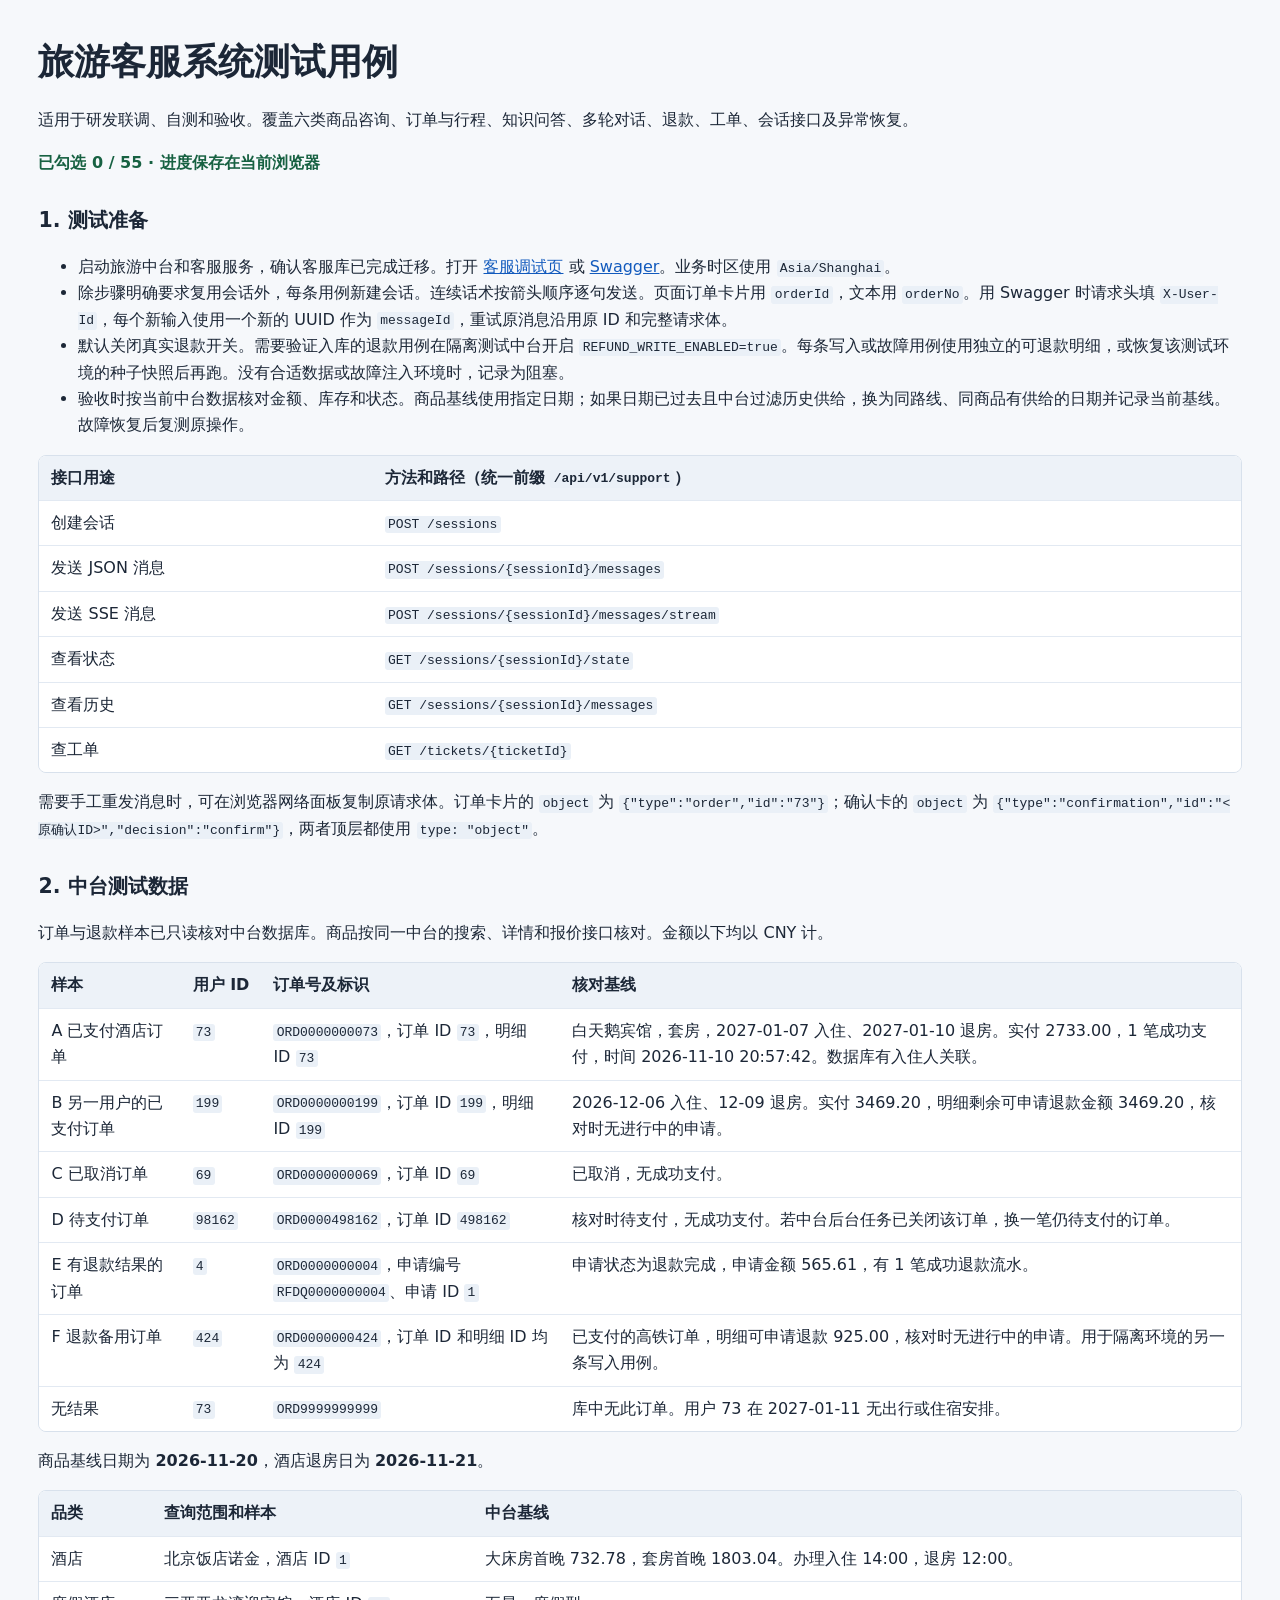
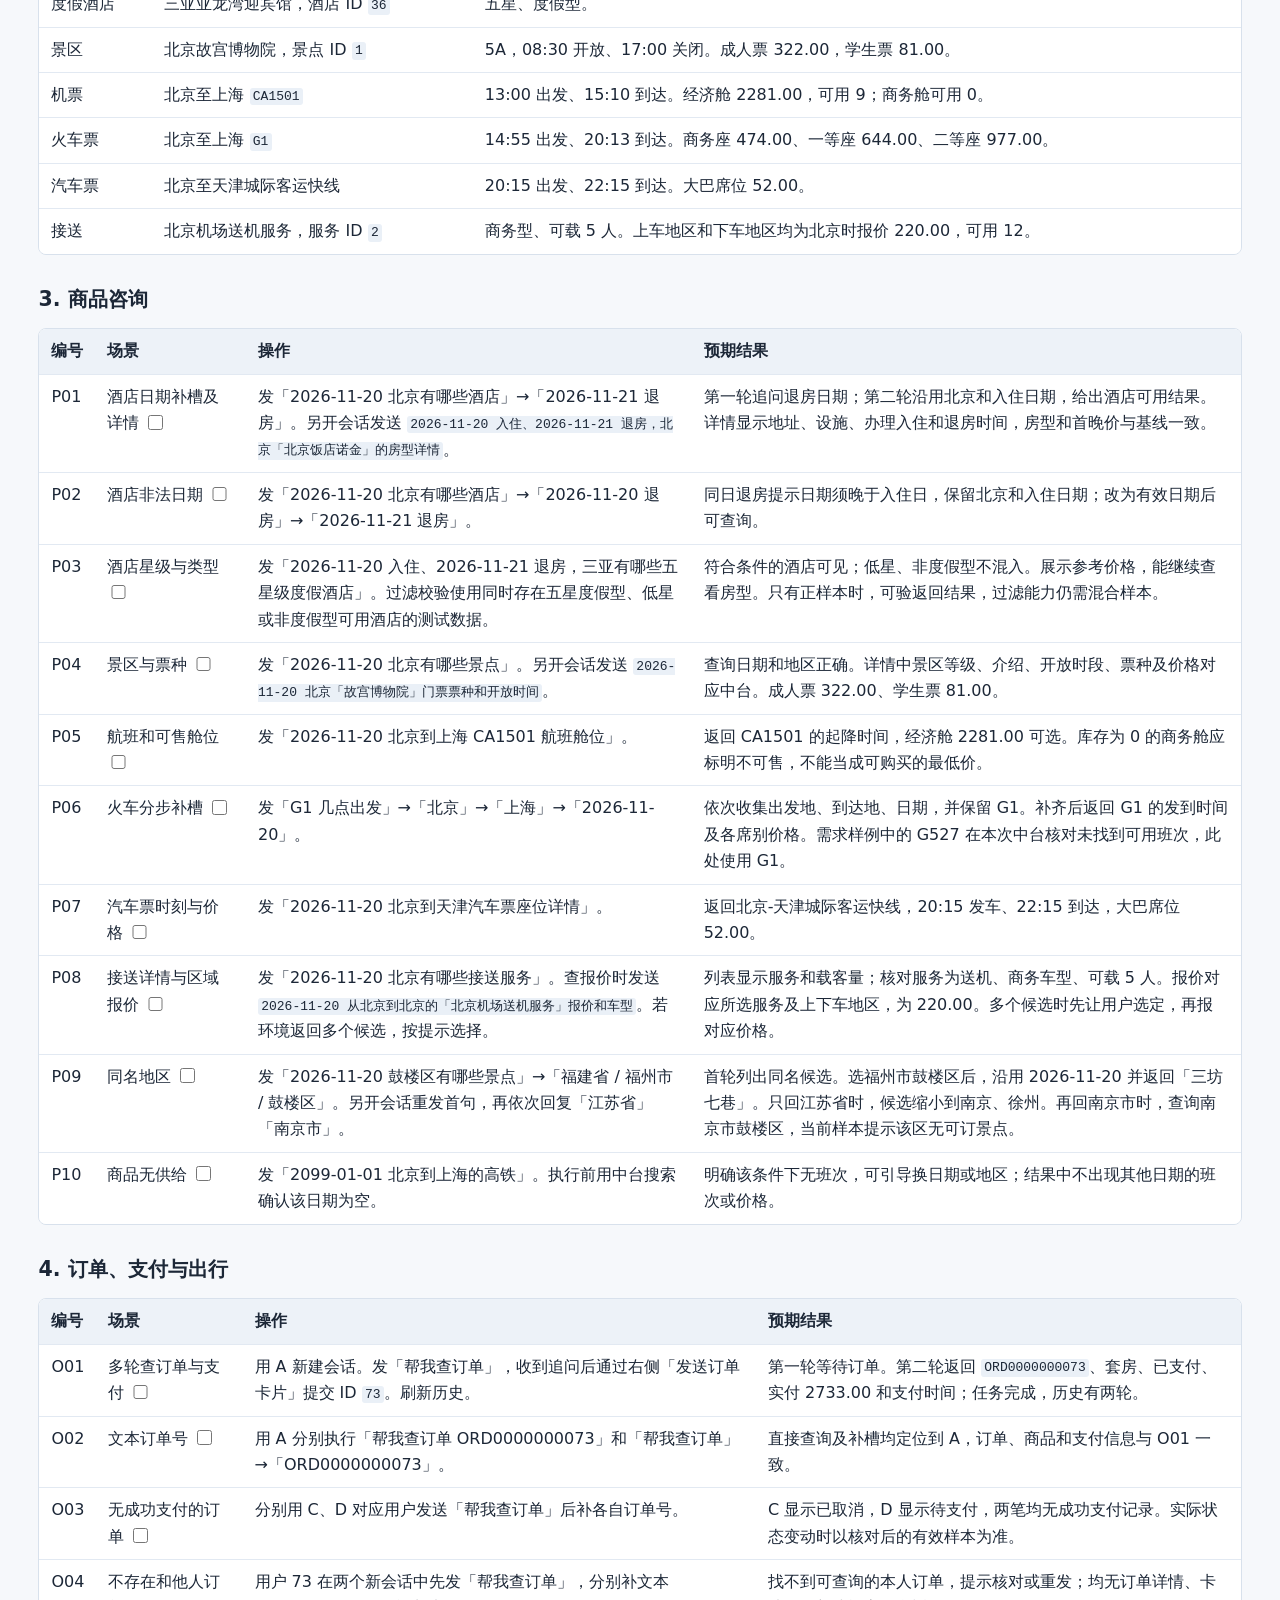
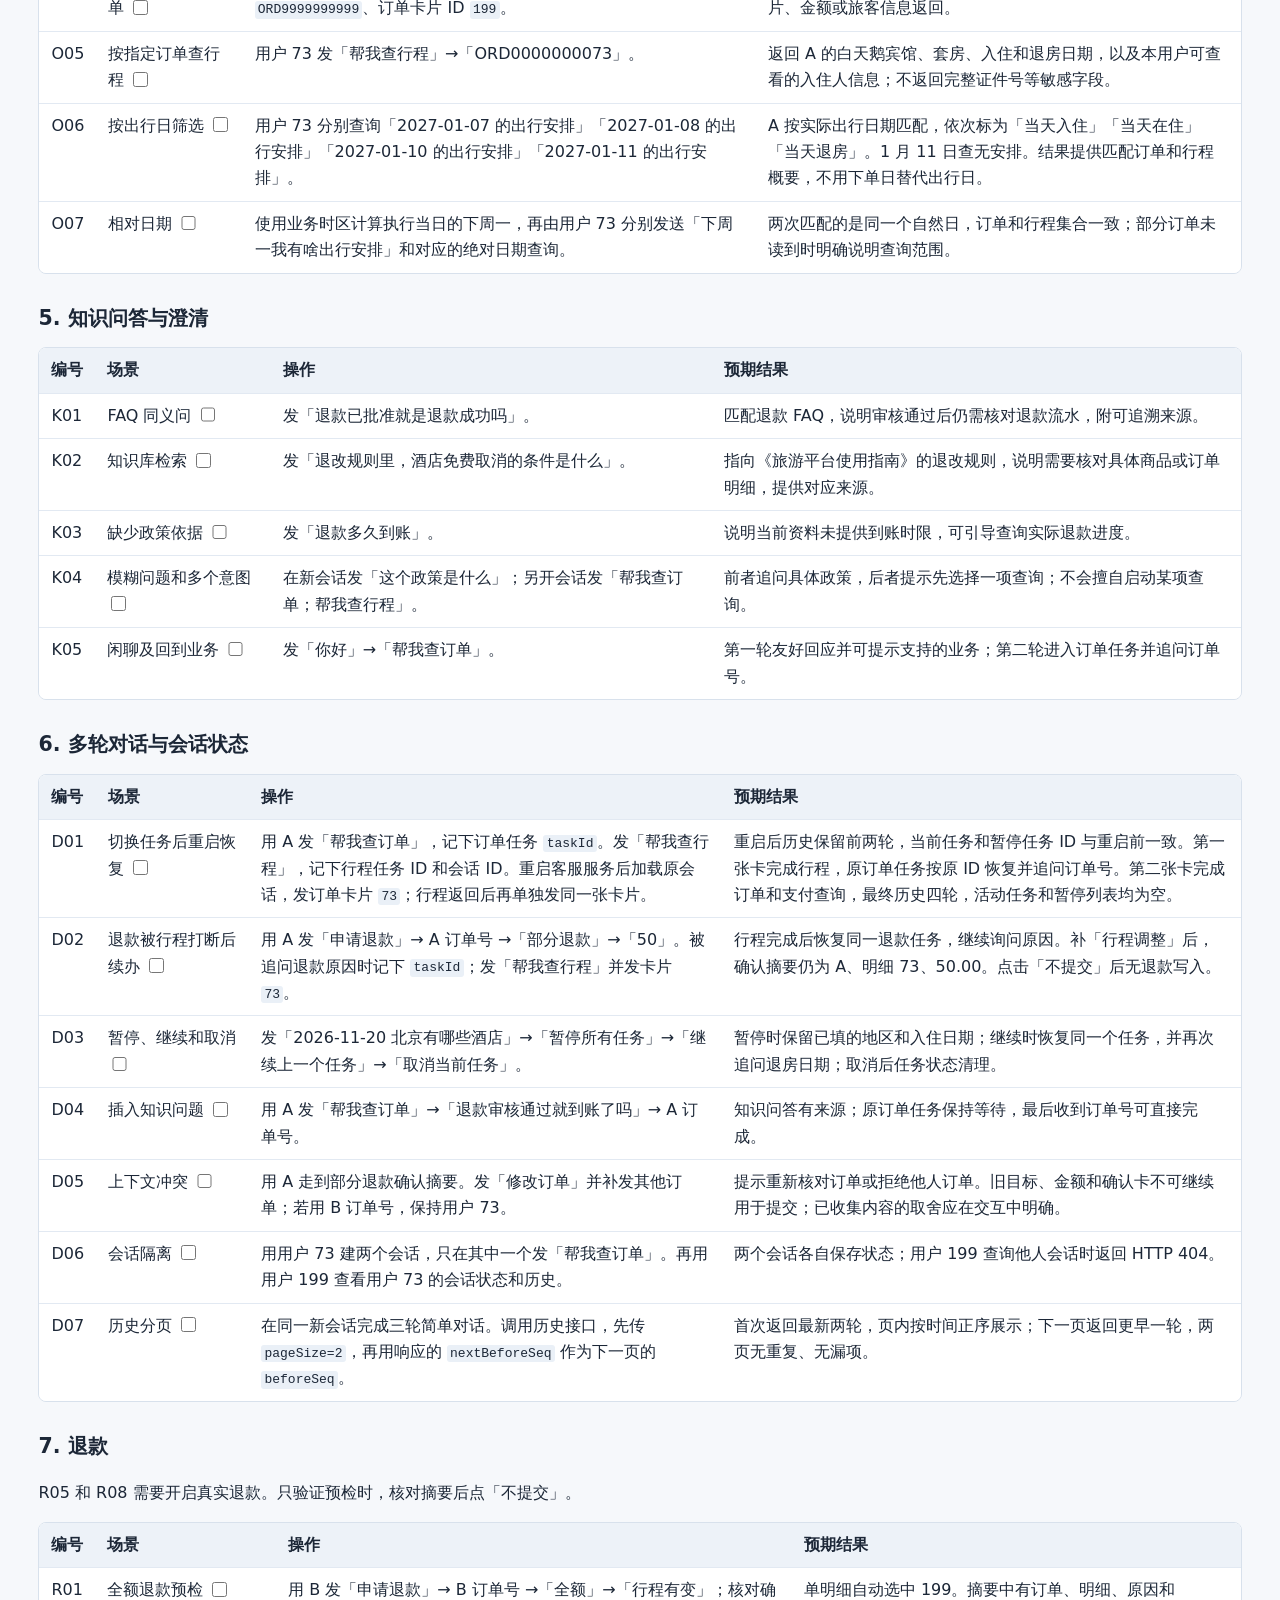
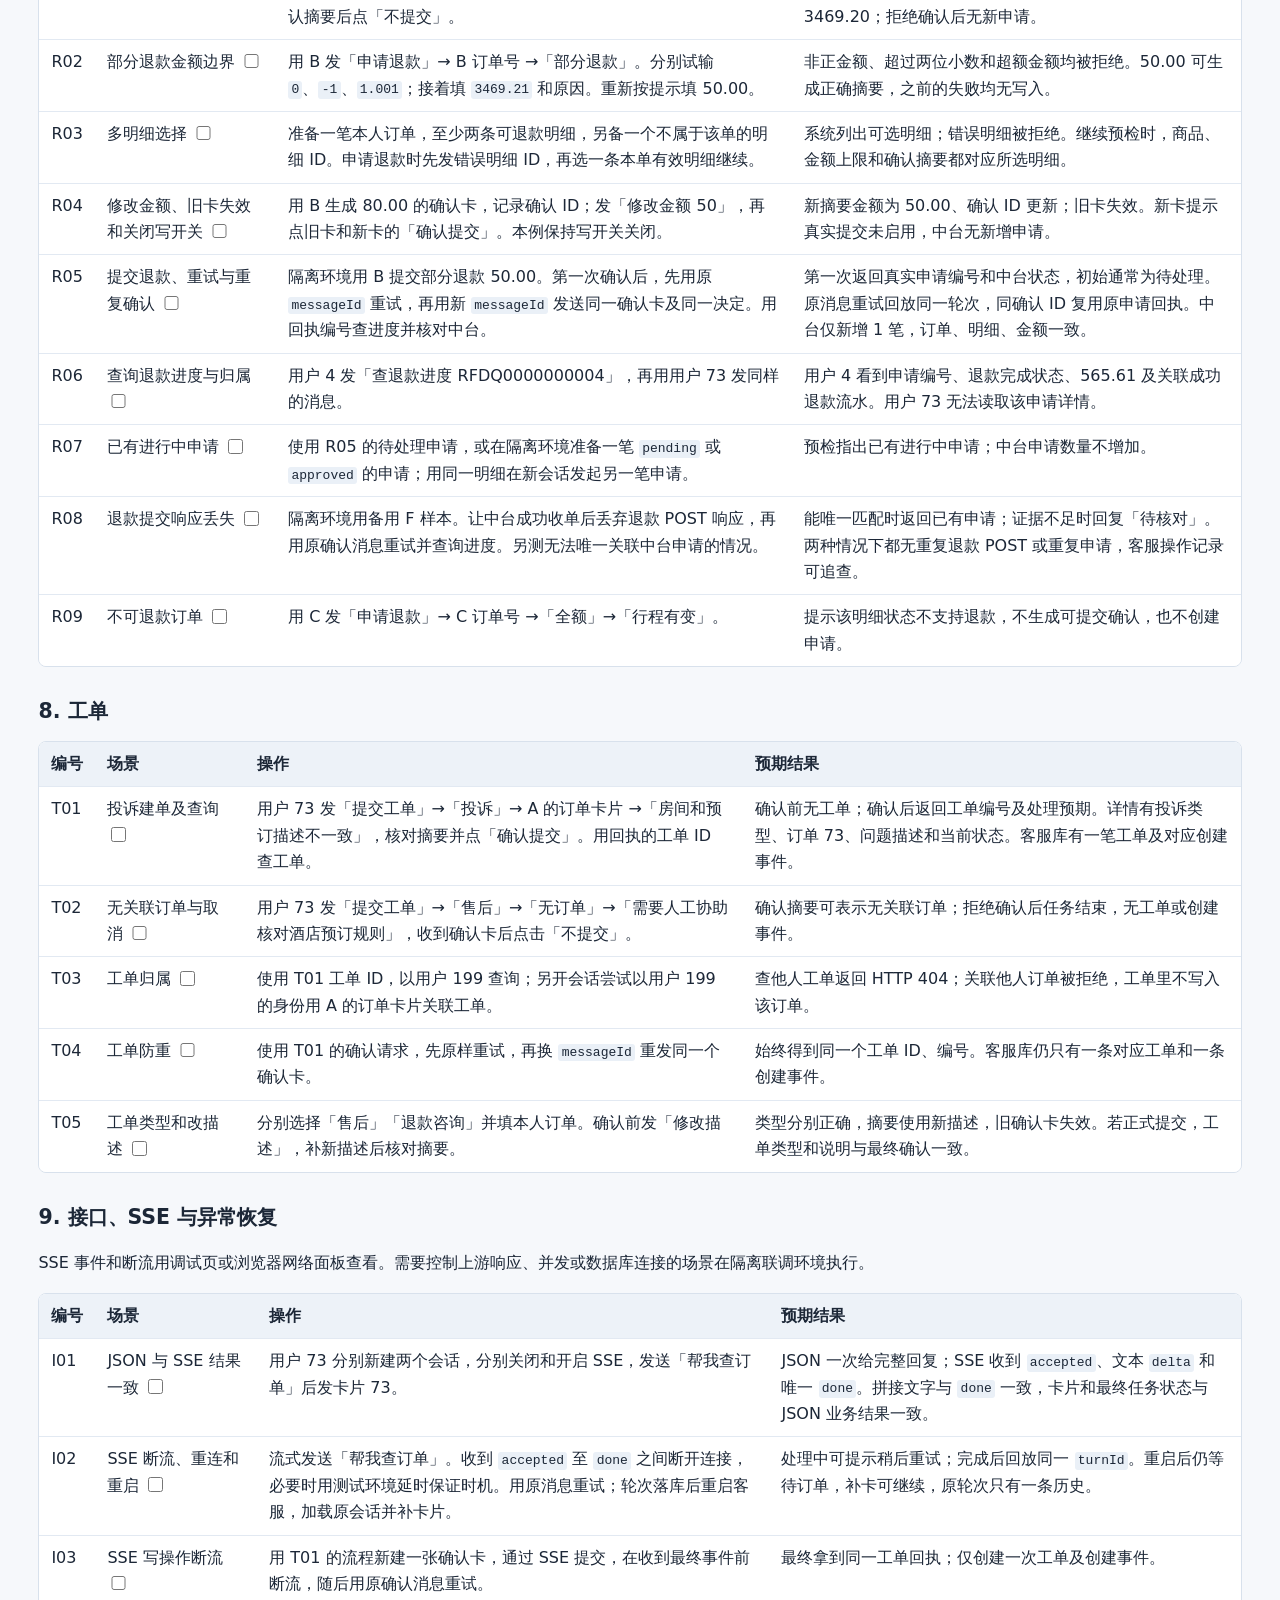
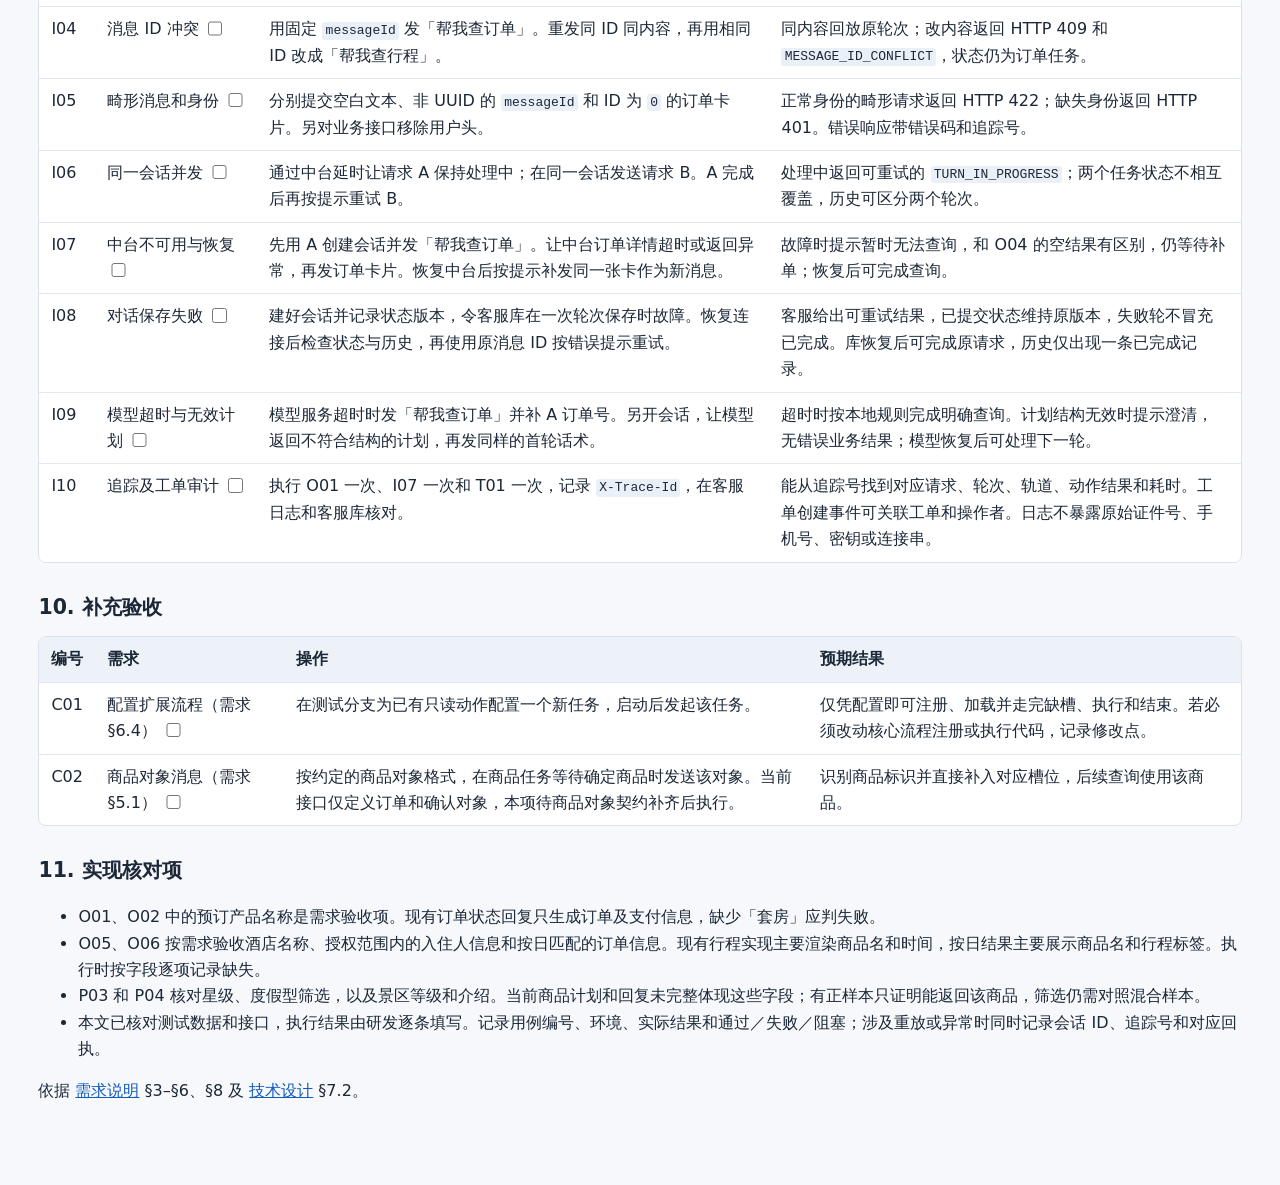
<file: tests/旅游客服系统测试用例.html>
<!doctype html>
<html lang="zh-CN">
<head>
<meta charset="utf-8">
<meta name="viewport" content="width=device-width, initial-scale=1">
<title>旅游客服系统测试用例</title>
<style>
  :root { color-scheme: light; font-family: "Microsoft YaHei", system-ui, sans-serif; }
  body { margin: 0; background: #f6f8fb; color: #1c2737; line-height: 1.65; }
  main { max-width: 1220px; margin: auto; padding: 32px clamp(16px, 3vw, 40px) 64px; }
  h1 { margin: 0 0 8px; font-size: clamp(1.65rem, 4vw, 2.25rem); }
  h2 { margin: 28px 0 12px; font-size: 1.28rem; }
  a { color: #125abd; }
  code { background: #eaf0f7; padding: 0.1em 0.25em; border-radius: 3px; overflow-wrap: anywhere; }
  .progress { color: #176142; font-weight: 700; }
  .table-wrap { overflow-x: auto; border: 1px solid #d8e1ec; border-radius: 8px; }
  table { width: 100%; min-width: 540px; border-collapse: collapse; background: #fff; }
  th, td { text-align: left; padding: 9px 12px; vertical-align: top; border-bottom: 1px solid #e2e9f2; }
  th { background: #edf2f8; white-space: nowrap; }
  tbody tr:last-child td { border-bottom: 0; }
  .case-row td:nth-child(2) { min-width: 6.5rem; }
  .case-row label, input[type="checkbox"] { cursor: pointer; }
  input[type="checkbox"] { margin: 0 0 0 0.3em; vertical-align: -0.1em; width: 1.1em; height: 1.1em; accent-color: #187951; }
  .case-row:has(input:checked) td { background: #eef8f2; }
</style>
</head>
<body>
<main>
<h1>旅游客服系统测试用例</h1>
<p>适用于研发联调、自测和验收。覆盖六类商品咨询、订单与行程、知识问答、多轮对话、退款、工单、会话接口及异常恢复。</p>
<p class="progress" id="progress" aria-live="polite"></p>
<h2>1. 测试准备</h2>
<ul>
<li>启动旅游中台和客服服务，确认客服库已完成迁移。打开 <a href="http://127.0.0.1:18082/">客服调试页</a> 或 <a href="http://127.0.0.1:18082/docs">Swagger</a>。业务时区使用 <code>Asia/Shanghai</code>。</li>
<li>除步骤明确要求复用会话外，每条用例新建会话。连续话术按箭头顺序逐句发送。页面订单卡片用 <code>orderId</code>，文本用 <code>orderNo</code>。用 Swagger 时请求头填 <code>X-User-Id</code>，每个新输入使用一个新的 UUID 作为 <code>messageId</code>，重试原消息沿用原 ID 和完整请求体。</li>
<li>默认关闭真实退款开关。需要验证入库的退款用例在隔离测试中台开启 <code>REFUND_WRITE_ENABLED=true</code>。每条写入或故障用例使用独立的可退款明细，或恢复该测试环境的种子快照后再跑。没有合适数据或故障注入环境时，记录为阻塞。</li>
<li>验收时按当前中台数据核对金额、库存和状态。商品基线使用指定日期；如果日期已过去且中台过滤历史供给，换为同路线、同商品有供给的日期并记录当前基线。故障恢复后复测原操作。</li>
</ul>
<div class="table-wrap"><table><thead><tr><th scope="col">接口用途</th><th scope="col">方法和路径（统一前缀 <code>/api/v1/support</code>）</th></tr></thead><tbody>
<tr><td>创建会话</td><td><code>POST /sessions</code></td></tr>
<tr><td>发送 JSON 消息</td><td><code>POST /sessions/{sessionId}/messages</code></td></tr>
<tr><td>发送 SSE 消息</td><td><code>POST /sessions/{sessionId}/messages/stream</code></td></tr>
<tr><td>查看状态</td><td><code>GET /sessions/{sessionId}/state</code></td></tr>
<tr><td>查看历史</td><td><code>GET /sessions/{sessionId}/messages</code></td></tr>
<tr><td>查工单</td><td><code>GET /tickets/{ticketId}</code></td></tr>
</tbody></table></div>
<p>需要手工重发消息时，可在浏览器网络面板复制原请求体。订单卡片的 <code>object</code> 为 <code>{&quot;type&quot;:&quot;order&quot;,&quot;id&quot;:&quot;73&quot;}</code>；确认卡的 <code>object</code> 为 <code>{&quot;type&quot;:&quot;confirmation&quot;,&quot;id&quot;:&quot;&lt;原确认ID&gt;&quot;,&quot;decision&quot;:&quot;confirm&quot;}</code>，两者顶层都使用 <code>type: &quot;object&quot;</code>。</p>
<h2>2. 中台测试数据</h2>
<p>订单与退款样本已只读核对中台数据库。商品按同一中台的搜索、详情和报价接口核对。金额以下均以 CNY 计。</p>
<div class="table-wrap"><table><thead><tr><th scope="col">样本</th><th scope="col">用户 ID</th><th scope="col">订单号及标识</th><th scope="col">核对基线</th></tr></thead><tbody>
<tr><td>A 已支付酒店订单</td><td><code>73</code></td><td><code>ORD0000000073</code>，订单 ID <code>73</code>，明细 ID <code>73</code></td><td>白天鹅宾馆，套房，2027-01-07 入住、2027-01-10 退房。实付 2733.00，1 笔成功支付，时间 2026-11-10 20:57:42。数据库有入住人关联。</td></tr>
<tr><td>B 另一用户的已支付订单</td><td><code>199</code></td><td><code>ORD0000000199</code>，订单 ID <code>199</code>，明细 ID <code>199</code></td><td>2026-12-06 入住、12-09 退房。实付 3469.20，明细剩余可申请退款金额 3469.20，核对时无进行中的申请。</td></tr>
<tr><td>C 已取消订单</td><td><code>69</code></td><td><code>ORD0000000069</code>，订单 ID <code>69</code></td><td>已取消，无成功支付。</td></tr>
<tr><td>D 待支付订单</td><td><code>98162</code></td><td><code>ORD0000498162</code>，订单 ID <code>498162</code></td><td>核对时待支付，无成功支付。若中台后台任务已关闭该订单，换一笔仍待支付的订单。</td></tr>
<tr><td>E 有退款结果的订单</td><td><code>4</code></td><td><code>ORD0000000004</code>，申请编号 <code>RFDQ0000000004</code>、申请 ID <code>1</code></td><td>申请状态为退款完成，申请金额 565.61，有 1 笔成功退款流水。</td></tr>
<tr><td>F 退款备用订单</td><td><code>424</code></td><td><code>ORD0000000424</code>，订单 ID 和明细 ID 均为 <code>424</code></td><td>已支付的高铁订单，明细可申请退款 925.00，核对时无进行中的申请。用于隔离环境的另一条写入用例。</td></tr>
<tr><td>无结果</td><td><code>73</code></td><td><code>ORD9999999999</code></td><td>库中无此订单。用户 73 在 2027-01-11 无出行或住宿安排。</td></tr>
</tbody></table></div>
<p>商品基线日期为 <strong>2026-11-20</strong>，酒店退房日为 <strong>2026-11-21</strong>。</p>
<div class="table-wrap"><table><thead><tr><th scope="col">品类</th><th scope="col">查询范围和样本</th><th scope="col">中台基线</th></tr></thead><tbody>
<tr><td>酒店</td><td>北京饭店诺金，酒店 ID <code>1</code></td><td>大床房首晚 732.78，套房首晚 1803.04。办理入住 14:00，退房 12:00。</td></tr>
<tr><td>度假酒店</td><td>三亚亚龙湾迎宾馆，酒店 ID <code>36</code></td><td>五星、度假型。</td></tr>
<tr><td>景区</td><td>北京故宫博物院，景点 ID <code>1</code></td><td>5A，08:30 开放、17:00 关闭。成人票 322.00，学生票 81.00。</td></tr>
<tr><td>机票</td><td>北京至上海 <code>CA1501</code></td><td>13:00 出发、15:10 到达。经济舱 2281.00，可用 9；商务舱可用 0。</td></tr>
<tr><td>火车票</td><td>北京至上海 <code>G1</code></td><td>14:55 出发、20:13 到达。商务座 474.00、一等座 644.00、二等座 977.00。</td></tr>
<tr><td>汽车票</td><td>北京至天津城际客运快线</td><td>20:15 出发、22:15 到达。大巴席位 52.00。</td></tr>
<tr><td>接送</td><td>北京机场送机服务，服务 ID <code>2</code></td><td>商务型、可载 5 人。上车地区和下车地区均为北京时报价 220.00，可用 12。</td></tr>
</tbody></table></div>
<h2>3. 商品咨询</h2>
<div class="table-wrap"><table><thead><tr><th scope="col">编号</th><th scope="col">场景</th><th scope="col">操作</th><th scope="col">预期结果</th></tr></thead><tbody>
<tr class="case-row"><td>P01</td><td><label for="check-P01">酒店日期补槽及详情 <input type="checkbox" id="check-P01" aria-label="P01 已执行"></label></td><td>发「2026-11-20 北京有哪些酒店」→「2026-11-21 退房」。另开会话发送 <code>2026-11-20 入住、2026-11-21 退房，北京「北京饭店诺金」的房型详情</code>。</td><td>第一轮追问退房日期；第二轮沿用北京和入住日期，给出酒店可用结果。详情显示地址、设施、办理入住和退房时间，房型和首晚价与基线一致。</td></tr>
<tr class="case-row"><td>P02</td><td><label for="check-P02">酒店非法日期 <input type="checkbox" id="check-P02" aria-label="P02 已执行"></label></td><td>发「2026-11-20 北京有哪些酒店」→「2026-11-20 退房」→「2026-11-21 退房」。</td><td>同日退房提示日期须晚于入住日，保留北京和入住日期；改为有效日期后可查询。</td></tr>
<tr class="case-row"><td>P03</td><td><label for="check-P03">酒店星级与类型 <input type="checkbox" id="check-P03" aria-label="P03 已执行"></label></td><td>发「2026-11-20 入住、2026-11-21 退房，三亚有哪些五星级度假酒店」。过滤校验使用同时存在五星度假型、低星或非度假型可用酒店的测试数据。</td><td>符合条件的酒店可见；低星、非度假型不混入。展示参考价格，能继续查看房型。只有正样本时，可验返回结果，过滤能力仍需混合样本。</td></tr>
<tr class="case-row"><td>P04</td><td><label for="check-P04">景区与票种 <input type="checkbox" id="check-P04" aria-label="P04 已执行"></label></td><td>发「2026-11-20 北京有哪些景点」。另开会话发送 <code>2026-11-20 北京「故宫博物院」门票票种和开放时间</code>。</td><td>查询日期和地区正确。详情中景区等级、介绍、开放时段、票种及价格对应中台。成人票 322.00、学生票 81.00。</td></tr>
<tr class="case-row"><td>P05</td><td><label for="check-P05">航班和可售舱位 <input type="checkbox" id="check-P05" aria-label="P05 已执行"></label></td><td>发「2026-11-20 北京到上海 CA1501 航班舱位」。</td><td>返回 CA1501 的起降时间，经济舱 2281.00 可选。库存为 0 的商务舱应标明不可售，不能当成可购买的最低价。</td></tr>
<tr class="case-row"><td>P06</td><td><label for="check-P06">火车分步补槽 <input type="checkbox" id="check-P06" aria-label="P06 已执行"></label></td><td>发「G1 几点出发」→「北京」→「上海」→「2026-11-20」。</td><td>依次收集出发地、到达地、日期，并保留 G1。补齐后返回 G1 的发到时间及各席别价格。需求样例中的 G527 在本次中台核对未找到可用班次，此处使用 G1。</td></tr>
<tr class="case-row"><td>P07</td><td><label for="check-P07">汽车票时刻与价格 <input type="checkbox" id="check-P07" aria-label="P07 已执行"></label></td><td>发「2026-11-20 北京到天津汽车票座位详情」。</td><td>返回北京-天津城际客运快线，20:15 发车、22:15 到达，大巴席位 52.00。</td></tr>
<tr class="case-row"><td>P08</td><td><label for="check-P08">接送详情与区域报价 <input type="checkbox" id="check-P08" aria-label="P08 已执行"></label></td><td>发「2026-11-20 北京有哪些接送服务」。查报价时发送 <code>2026-11-20 从北京到北京的「北京机场送机服务」报价和车型</code>。若环境返回多个候选，按提示选择。</td><td>列表显示服务和载客量；核对服务为送机、商务车型、可载 5 人。报价对应所选服务及上下车地区，为 220.00。多个候选时先让用户选定，再报对应价格。</td></tr>
<tr class="case-row"><td>P09</td><td><label for="check-P09">同名地区 <input type="checkbox" id="check-P09" aria-label="P09 已执行"></label></td><td>发「2026-11-20 鼓楼区有哪些景点」→「福建省 / 福州市 / 鼓楼区」。另开会话重发首句，再依次回复「江苏省」「南京市」。</td><td>首轮列出同名候选。选福州市鼓楼区后，沿用 2026-11-20 并返回「三坊七巷」。只回江苏省时，候选缩小到南京、徐州。再回南京市时，查询南京市鼓楼区，当前样本提示该区无可订景点。</td></tr>
<tr class="case-row"><td>P10</td><td><label for="check-P10">商品无供给 <input type="checkbox" id="check-P10" aria-label="P10 已执行"></label></td><td>发「2099-01-01 北京到上海的高铁」。执行前用中台搜索确认该日期为空。</td><td>明确该条件下无班次，可引导换日期或地区；结果中不出现其他日期的班次或价格。</td></tr>
</tbody></table></div>
<h2>4. 订单、支付与出行</h2>
<div class="table-wrap"><table><thead><tr><th scope="col">编号</th><th scope="col">场景</th><th scope="col">操作</th><th scope="col">预期结果</th></tr></thead><tbody>
<tr class="case-row"><td>O01</td><td><label for="check-O01">多轮查订单与支付 <input type="checkbox" id="check-O01" aria-label="O01 已执行"></label></td><td>用 A 新建会话。发「帮我查订单」，收到追问后通过右侧「发送订单卡片」提交 ID <code>73</code>。刷新历史。</td><td>第一轮等待订单。第二轮返回 <code>ORD0000000073</code>、套房、已支付、实付 2733.00 和支付时间；任务完成，历史有两轮。</td></tr>
<tr class="case-row"><td>O02</td><td><label for="check-O02">文本订单号 <input type="checkbox" id="check-O02" aria-label="O02 已执行"></label></td><td>用 A 分别执行「帮我查订单 ORD0000000073」和「帮我查订单」→「ORD0000000073」。</td><td>直接查询及补槽均定位到 A，订单、商品和支付信息与 O01 一致。</td></tr>
<tr class="case-row"><td>O03</td><td><label for="check-O03">无成功支付的订单 <input type="checkbox" id="check-O03" aria-label="O03 已执行"></label></td><td>分别用 C、D 对应用户发送「帮我查订单」后补各自订单号。</td><td>C 显示已取消，D 显示待支付，两笔均无成功支付记录。实际状态变动时以核对后的有效样本为准。</td></tr>
<tr class="case-row"><td>O04</td><td><label for="check-O04">不存在和他人订单 <input type="checkbox" id="check-O04" aria-label="O04 已执行"></label></td><td>用户 73 在两个新会话中先发「帮我查订单」，分别补文本 <code>ORD9999999999</code>、订单卡片 ID <code>199</code>。</td><td>找不到可查询的本人订单，提示核对或重发；均无订单详情、卡片、金额或旅客信息返回。</td></tr>
<tr class="case-row"><td>O05</td><td><label for="check-O05">按指定订单查行程 <input type="checkbox" id="check-O05" aria-label="O05 已执行"></label></td><td>用户 73 发「帮我查行程」→「ORD0000000073」。</td><td>返回 A 的白天鹅宾馆、套房、入住和退房日期，以及本用户可查看的入住人信息；不返回完整证件号等敏感字段。</td></tr>
<tr class="case-row"><td>O06</td><td><label for="check-O06">按出行日筛选 <input type="checkbox" id="check-O06" aria-label="O06 已执行"></label></td><td>用户 73 分别查询「2027-01-07 的出行安排」「2027-01-08 的出行安排」「2027-01-10 的出行安排」「2027-01-11 的出行安排」。</td><td>A 按实际出行日期匹配，依次标为「当天入住」「当天在住」「当天退房」。1 月 11 日查无安排。结果提供匹配订单和行程概要，不用下单日替代出行日。</td></tr>
<tr class="case-row"><td>O07</td><td><label for="check-O07">相对日期 <input type="checkbox" id="check-O07" aria-label="O07 已执行"></label></td><td>使用业务时区计算执行当日的下周一，再由用户 73 分别发送「下周一我有啥出行安排」和对应的绝对日期查询。</td><td>两次匹配的是同一个自然日，订单和行程集合一致；部分订单未读到时明确说明查询范围。</td></tr>
</tbody></table></div>
<h2>5. 知识问答与澄清</h2>
<div class="table-wrap"><table><thead><tr><th scope="col">编号</th><th scope="col">场景</th><th scope="col">操作</th><th scope="col">预期结果</th></tr></thead><tbody>
<tr class="case-row"><td>K01</td><td><label for="check-K01">FAQ 同义问 <input type="checkbox" id="check-K01" aria-label="K01 已执行"></label></td><td>发「退款已批准就是退款成功吗」。</td><td>匹配退款 FAQ，说明审核通过后仍需核对退款流水，附可追溯来源。</td></tr>
<tr class="case-row"><td>K02</td><td><label for="check-K02">知识库检索 <input type="checkbox" id="check-K02" aria-label="K02 已执行"></label></td><td>发「退改规则里，酒店免费取消的条件是什么」。</td><td>指向《旅游平台使用指南》的退改规则，说明需要核对具体商品或订单明细，提供对应来源。</td></tr>
<tr class="case-row"><td>K03</td><td><label for="check-K03">缺少政策依据 <input type="checkbox" id="check-K03" aria-label="K03 已执行"></label></td><td>发「退款多久到账」。</td><td>说明当前资料未提供到账时限，可引导查询实际退款进度。</td></tr>
<tr class="case-row"><td>K04</td><td><label for="check-K04">模糊问题和多个意图 <input type="checkbox" id="check-K04" aria-label="K04 已执行"></label></td><td>在新会话发「这个政策是什么」；另开会话发「帮我查订单；帮我查行程」。</td><td>前者追问具体政策，后者提示先选择一项查询；不会擅自启动某项查询。</td></tr>
<tr class="case-row"><td>K05</td><td><label for="check-K05">闲聊及回到业务 <input type="checkbox" id="check-K05" aria-label="K05 已执行"></label></td><td>发「你好」→「帮我查订单」。</td><td>第一轮友好回应并可提示支持的业务；第二轮进入订单任务并追问订单号。</td></tr>
</tbody></table></div>
<h2>6. 多轮对话与会话状态</h2>
<div class="table-wrap"><table><thead><tr><th scope="col">编号</th><th scope="col">场景</th><th scope="col">操作</th><th scope="col">预期结果</th></tr></thead><tbody>
<tr class="case-row"><td>D01</td><td><label for="check-D01">切换任务后重启恢复 <input type="checkbox" id="check-D01" aria-label="D01 已执行"></label></td><td>用 A 发「帮我查订单」，记下订单任务 <code>taskId</code>。发「帮我查行程」，记下行程任务 ID 和会话 ID。重启客服服务后加载原会话，发订单卡片 <code>73</code>；行程返回后再单独发同一张卡片。</td><td>重启后历史保留前两轮，当前任务和暂停任务 ID 与重启前一致。第一张卡完成行程，原订单任务按原 ID 恢复并追问订单号。第二张卡完成订单和支付查询，最终历史四轮，活动任务和暂停列表均为空。</td></tr>
<tr class="case-row"><td>D02</td><td><label for="check-D02">退款被行程打断后续办 <input type="checkbox" id="check-D02" aria-label="D02 已执行"></label></td><td>用 A 发「申请退款」→ A 订单号 →「部分退款」→「50」。被追问退款原因时记下 <code>taskId</code>；发「帮我查行程」并发卡片 <code>73</code>。</td><td>行程完成后恢复同一退款任务，继续询问原因。补「行程调整」后，确认摘要仍为 A、明细 73、50.00。点击「不提交」后无退款写入。</td></tr>
<tr class="case-row"><td>D03</td><td><label for="check-D03">暂停、继续和取消 <input type="checkbox" id="check-D03" aria-label="D03 已执行"></label></td><td>发「2026-11-20 北京有哪些酒店」→「暂停所有任务」→「继续上一个任务」→「取消当前任务」。</td><td>暂停时保留已填的地区和入住日期；继续时恢复同一个任务，并再次追问退房日期；取消后任务状态清理。</td></tr>
<tr class="case-row"><td>D04</td><td><label for="check-D04">插入知识问题 <input type="checkbox" id="check-D04" aria-label="D04 已执行"></label></td><td>用 A 发「帮我查订单」→「退款审核通过就到账了吗」→ A 订单号。</td><td>知识问答有来源；原订单任务保持等待，最后收到订单号可直接完成。</td></tr>
<tr class="case-row"><td>D05</td><td><label for="check-D05">上下文冲突 <input type="checkbox" id="check-D05" aria-label="D05 已执行"></label></td><td>用 A 走到部分退款确认摘要。发「修改订单」并补发其他订单；若用 B 订单号，保持用户 73。</td><td>提示重新核对订单或拒绝他人订单。旧目标、金额和确认卡不可继续用于提交；已收集内容的取舍应在交互中明确。</td></tr>
<tr class="case-row"><td>D06</td><td><label for="check-D06">会话隔离 <input type="checkbox" id="check-D06" aria-label="D06 已执行"></label></td><td>用用户 73 建两个会话，只在其中一个发「帮我查订单」。再用用户 199 查看用户 73 的会话状态和历史。</td><td>两个会话各自保存状态；用户 199 查询他人会话时返回 HTTP 404。</td></tr>
<tr class="case-row"><td>D07</td><td><label for="check-D07">历史分页 <input type="checkbox" id="check-D07" aria-label="D07 已执行"></label></td><td>在同一新会话完成三轮简单对话。调用历史接口，先传 <code>pageSize=2</code>，再用响应的 <code>nextBeforeSeq</code> 作为下一页的 <code>beforeSeq</code>。</td><td>首次返回最新两轮，页内按时间正序展示；下一页返回更早一轮，两页无重复、无漏项。</td></tr>
</tbody></table></div>
<h2>7. 退款</h2>
<p>R05 和 R08 需要开启真实退款。只验证预检时，核对摘要后点「不提交」。</p>
<div class="table-wrap"><table><thead><tr><th scope="col">编号</th><th scope="col">场景</th><th scope="col">操作</th><th scope="col">预期结果</th></tr></thead><tbody>
<tr class="case-row"><td>R01</td><td><label for="check-R01">全额退款预检 <input type="checkbox" id="check-R01" aria-label="R01 已执行"></label></td><td>用 B 发「申请退款」→ B 订单号 →「全额」→「行程有变」；核对确认摘要后点「不提交」。</td><td>单明细自动选中 199。摘要中有订单、明细、原因和 3469.20；拒绝确认后无新申请。</td></tr>
<tr class="case-row"><td>R02</td><td><label for="check-R02">部分退款金额边界 <input type="checkbox" id="check-R02" aria-label="R02 已执行"></label></td><td>用 B 发「申请退款」→ B 订单号 →「部分退款」。分别试输 <code>0</code>、<code>-1</code>、<code>1.001</code>；接着填 <code>3469.21</code> 和原因。重新按提示填 50.00。</td><td>非正金额、超过两位小数和超额金额均被拒绝。50.00 可生成正确摘要，之前的失败均无写入。</td></tr>
<tr class="case-row"><td>R03</td><td><label for="check-R03">多明细选择 <input type="checkbox" id="check-R03" aria-label="R03 已执行"></label></td><td>准备一笔本人订单，至少两条可退款明细，另备一个不属于该单的明细 ID。申请退款时先发错误明细 ID，再选一条本单有效明细继续。</td><td>系统列出可选明细；错误明细被拒绝。继续预检时，商品、金额上限和确认摘要都对应所选明细。</td></tr>
<tr class="case-row"><td>R04</td><td><label for="check-R04">修改金额、旧卡失效和关闭写开关 <input type="checkbox" id="check-R04" aria-label="R04 已执行"></label></td><td>用 B 生成 80.00 的确认卡，记录确认 ID；发「修改金额 50」，再点旧卡和新卡的「确认提交」。本例保持写开关关闭。</td><td>新摘要金额为 50.00、确认 ID 更新；旧卡失效。新卡提示真实提交未启用，中台无新增申请。</td></tr>
<tr class="case-row"><td>R05</td><td><label for="check-R05">提交退款、重试与重复确认 <input type="checkbox" id="check-R05" aria-label="R05 已执行"></label></td><td>隔离环境用 B 提交部分退款 50.00。第一次确认后，先用原 <code>messageId</code> 重试，再用新 <code>messageId</code> 发送同一确认卡及同一决定。用回执编号查进度并核对中台。</td><td>第一次返回真实申请编号和中台状态，初始通常为待处理。原消息重试回放同一轮次，同确认 ID 复用原申请回执。中台仅新增 1 笔，订单、明细、金额一致。</td></tr>
<tr class="case-row"><td>R06</td><td><label for="check-R06">查询退款进度与归属 <input type="checkbox" id="check-R06" aria-label="R06 已执行"></label></td><td>用户 4 发「查退款进度 RFDQ0000000004」，再用用户 73 发同样的消息。</td><td>用户 4 看到申请编号、退款完成状态、565.61 及关联成功退款流水。用户 73 无法读取该申请详情。</td></tr>
<tr class="case-row"><td>R07</td><td><label for="check-R07">已有进行中申请 <input type="checkbox" id="check-R07" aria-label="R07 已执行"></label></td><td>使用 R05 的待处理申请，或在隔离环境准备一笔 <code>pending</code> 或 <code>approved</code> 的申请；用同一明细在新会话发起另一笔申请。</td><td>预检指出已有进行中申请；中台申请数量不增加。</td></tr>
<tr class="case-row"><td>R08</td><td><label for="check-R08">退款提交响应丢失 <input type="checkbox" id="check-R08" aria-label="R08 已执行"></label></td><td>隔离环境用备用 F 样本。让中台成功收单后丢弃退款 POST 响应，再用原确认消息重试并查询进度。另测无法唯一关联中台申请的情况。</td><td>能唯一匹配时返回已有申请；证据不足时回复「待核对」。两种情况下都无重复退款 POST 或重复申请，客服操作记录可追查。</td></tr>
<tr class="case-row"><td>R09</td><td><label for="check-R09">不可退款订单 <input type="checkbox" id="check-R09" aria-label="R09 已执行"></label></td><td>用 C 发「申请退款」→ C 订单号 →「全额」→「行程有变」。</td><td>提示该明细状态不支持退款，不生成可提交确认，也不创建申请。</td></tr>
</tbody></table></div>
<h2>8. 工单</h2>
<div class="table-wrap"><table><thead><tr><th scope="col">编号</th><th scope="col">场景</th><th scope="col">操作</th><th scope="col">预期结果</th></tr></thead><tbody>
<tr class="case-row"><td>T01</td><td><label for="check-T01">投诉建单及查询 <input type="checkbox" id="check-T01" aria-label="T01 已执行"></label></td><td>用户 73 发「提交工单」→「投诉」→ A 的订单卡片 →「房间和预订描述不一致」，核对摘要并点「确认提交」。用回执的工单 ID 查工单。</td><td>确认前无工单；确认后返回工单编号及处理预期。详情有投诉类型、订单 73、问题描述和当前状态。客服库有一笔工单及对应创建事件。</td></tr>
<tr class="case-row"><td>T02</td><td><label for="check-T02">无关联订单与取消 <input type="checkbox" id="check-T02" aria-label="T02 已执行"></label></td><td>用户 73 发「提交工单」→「售后」→「无订单」→「需要人工协助核对酒店预订规则」，收到确认卡后点击「不提交」。</td><td>确认摘要可表示无关联订单；拒绝确认后任务结束，无工单或创建事件。</td></tr>
<tr class="case-row"><td>T03</td><td><label for="check-T03">工单归属 <input type="checkbox" id="check-T03" aria-label="T03 已执行"></label></td><td>使用 T01 工单 ID，以用户 199 查询；另开会话尝试以用户 199 的身份用 A 的订单卡片关联工单。</td><td>查他人工单返回 HTTP 404；关联他人订单被拒绝，工单里不写入该订单。</td></tr>
<tr class="case-row"><td>T04</td><td><label for="check-T04">工单防重 <input type="checkbox" id="check-T04" aria-label="T04 已执行"></label></td><td>使用 T01 的确认请求，先原样重试，再换 <code>messageId</code> 重发同一个确认卡。</td><td>始终得到同一个工单 ID、编号。客服库仍只有一条对应工单和一条创建事件。</td></tr>
<tr class="case-row"><td>T05</td><td><label for="check-T05">工单类型和改描述 <input type="checkbox" id="check-T05" aria-label="T05 已执行"></label></td><td>分别选择「售后」「退款咨询」并填本人订单。确认前发「修改描述」，补新描述后核对摘要。</td><td>类型分别正确，摘要使用新描述，旧确认卡失效。若正式提交，工单类型和说明与最终确认一致。</td></tr>
</tbody></table></div>
<h2>9. 接口、SSE 与异常恢复</h2>
<p>SSE 事件和断流用调试页或浏览器网络面板查看。需要控制上游响应、并发或数据库连接的场景在隔离联调环境执行。</p>
<div class="table-wrap"><table><thead><tr><th scope="col">编号</th><th scope="col">场景</th><th scope="col">操作</th><th scope="col">预期结果</th></tr></thead><tbody>
<tr class="case-row"><td>I01</td><td><label for="check-I01">JSON 与 SSE 结果一致 <input type="checkbox" id="check-I01" aria-label="I01 已执行"></label></td><td>用户 73 分别新建两个会话，分别关闭和开启 SSE，发送「帮我查订单」后发卡片 73。</td><td>JSON 一次给完整回复；SSE 收到 <code>accepted</code>、文本 <code>delta</code> 和唯一 <code>done</code>。拼接文字与 <code>done</code> 一致，卡片和最终任务状态与 JSON 业务结果一致。</td></tr>
<tr class="case-row"><td>I02</td><td><label for="check-I02">SSE 断流、重连和重启 <input type="checkbox" id="check-I02" aria-label="I02 已执行"></label></td><td>流式发送「帮我查订单」。收到 <code>accepted</code> 至 <code>done</code> 之间断开连接，必要时用测试环境延时保证时机。用原消息重试；轮次落库后重启客服，加载原会话并补卡片。</td><td>处理中可提示稍后重试；完成后回放同一 <code>turnId</code>。重启后仍等待订单，补卡可继续，原轮次只有一条历史。</td></tr>
<tr class="case-row"><td>I03</td><td><label for="check-I03">SSE 写操作断流 <input type="checkbox" id="check-I03" aria-label="I03 已执行"></label></td><td>用 T01 的流程新建一张确认卡，通过 SSE 提交，在收到最终事件前断流，随后用原确认消息重试。</td><td>最终拿到同一工单回执；仅创建一次工单及创建事件。</td></tr>
<tr class="case-row"><td>I04</td><td><label for="check-I04">消息 ID 冲突 <input type="checkbox" id="check-I04" aria-label="I04 已执行"></label></td><td>用固定 <code>messageId</code> 发「帮我查订单」。重发同 ID 同内容，再用相同 ID 改成「帮我查行程」。</td><td>同内容回放原轮次；改内容返回 HTTP 409 和 <code>MESSAGE_ID_CONFLICT</code>，状态仍为订单任务。</td></tr>
<tr class="case-row"><td>I05</td><td><label for="check-I05">畸形消息和身份 <input type="checkbox" id="check-I05" aria-label="I05 已执行"></label></td><td>分别提交空白文本、非 UUID 的 <code>messageId</code> 和 ID 为 <code>0</code> 的订单卡片。另对业务接口移除用户头。</td><td>正常身份的畸形请求返回 HTTP 422；缺失身份返回 HTTP 401。错误响应带错误码和追踪号。</td></tr>
<tr class="case-row"><td>I06</td><td><label for="check-I06">同一会话并发 <input type="checkbox" id="check-I06" aria-label="I06 已执行"></label></td><td>通过中台延时让请求 A 保持处理中；在同一会话发送请求 B。A 完成后再按提示重试 B。</td><td>处理中返回可重试的 <code>TURN_IN_PROGRESS</code>；两个任务状态不相互覆盖，历史可区分两个轮次。</td></tr>
<tr class="case-row"><td>I07</td><td><label for="check-I07">中台不可用与恢复 <input type="checkbox" id="check-I07" aria-label="I07 已执行"></label></td><td>先用 A 创建会话并发「帮我查订单」。让中台订单详情超时或返回异常，再发订单卡片。恢复中台后按提示补发同一张卡作为新消息。</td><td>故障时提示暂时无法查询，和 O04 的空结果有区别，仍等待补单；恢复后可完成查询。</td></tr>
<tr class="case-row"><td>I08</td><td><label for="check-I08">对话保存失败 <input type="checkbox" id="check-I08" aria-label="I08 已执行"></label></td><td>建好会话并记录状态版本，令客服库在一次轮次保存时故障。恢复连接后检查状态与历史，再使用原消息 ID 按错误提示重试。</td><td>客服给出可重试结果，已提交状态维持原版本，失败轮不冒充已完成。库恢复后可完成原请求，历史仅出现一条已完成记录。</td></tr>
<tr class="case-row"><td>I09</td><td><label for="check-I09">模型超时与无效计划 <input type="checkbox" id="check-I09" aria-label="I09 已执行"></label></td><td>模型服务超时时发「帮我查订单」并补 A 订单号。另开会话，让模型返回不符合结构的计划，再发同样的首轮话术。</td><td>超时时按本地规则完成明确查询。计划结构无效时提示澄清，无错误业务结果；模型恢复后可处理下一轮。</td></tr>
<tr class="case-row"><td>I10</td><td><label for="check-I10">追踪及工单审计 <input type="checkbox" id="check-I10" aria-label="I10 已执行"></label></td><td>执行 O01 一次、I07 一次和 T01 一次，记录 <code>X-Trace-Id</code>，在客服日志和客服库核对。</td><td>能从追踪号找到对应请求、轮次、轨道、动作结果和耗时。工单创建事件可关联工单和操作者。日志不暴露原始证件号、手机号、密钥或连接串。</td></tr>
</tbody></table></div>
<h2>10. 补充验收</h2>
<div class="table-wrap"><table><thead><tr><th scope="col">编号</th><th scope="col">需求</th><th scope="col">操作</th><th scope="col">预期结果</th></tr></thead><tbody>
<tr class="case-row"><td>C01</td><td><label for="check-C01">配置扩展流程（需求 §6.4） <input type="checkbox" id="check-C01" aria-label="C01 已执行"></label></td><td>在测试分支为已有只读动作配置一个新任务，启动后发起该任务。</td><td>仅凭配置即可注册、加载并走完缺槽、执行和结束。若必须改动核心流程注册或执行代码，记录修改点。</td></tr>
<tr class="case-row"><td>C02</td><td><label for="check-C02">商品对象消息（需求 §5.1） <input type="checkbox" id="check-C02" aria-label="C02 已执行"></label></td><td>按约定的商品对象格式，在商品任务等待确定商品时发送该对象。当前接口仅定义订单和确认对象，本项待商品对象契约补齐后执行。</td><td>识别商品标识并直接补入对应槽位，后续查询使用该商品。</td></tr>
</tbody></table></div>
<h2>11. 实现核对项</h2>
<ul>
<li>O01、O02 中的预订产品名称是需求验收项。现有订单状态回复只生成订单及支付信息，缺少「套房」应判失败。</li>
<li>O05、O06 按需求验收酒店名称、授权范围内的入住人信息和按日匹配的订单信息。现有行程实现主要渲染商品名和时间，按日结果主要展示商品名和行程标签。执行时按字段逐项记录缺失。</li>
<li>P03 和 P04 核对星级、度假型筛选，以及景区等级和介绍。当前商品计划和回复未完整体现这些字段；有正样本只证明能返回该商品，筛选仍需对照混合样本。</li>
<li>本文已核对测试数据和接口，执行结果由研发逐条填写。记录用例编号、环境、实际结果和通过／失败／阻塞；涉及重放或异常时同时记录会话 ID、追踪号和对应回执。</li>
</ul>
<p>依据 <a href="../需求说明.md">需求说明</a> §3–§6、§8 及 <a href="../旅游智能客服系统技术设计.md#72-端到端验收样例">技术设计</a> §7.2。</p>
</main>
<script>
  const checkboxes = [...document.querySelectorAll('.case-row input[type="checkbox"]')];
  const progress = document.getElementById("progress");
  const storageKey = "travel-custom-service.test-cases.checked.v1";
  let storageAvailable = true;

  // 用例编号稳定，刷新时按编号恢复；只保存勾选进度。
  try {
    const saved = localStorage.getItem(storageKey);
    if (saved !== null) {
      const checkedIds = new Set(JSON.parse(saved));
      checkboxes.forEach(box => { box.checked = checkedIds.has(box.id); });
    }
  } catch {
    storageAvailable = false;
  }

  function updateProgress(save) {
    const checkedIds = checkboxes.filter(box => box.checked).map(box => box.id);
    if (save && storageAvailable) {
      try {
        localStorage.setItem(storageKey, JSON.stringify(checkedIds));
      } catch {
        storageAvailable = false;
      }
    }
    const note = storageAvailable ? " · 进度保存在当前浏览器" : " · 当前浏览器无法保存进度";
    progress.textContent = "已勾选 " + checkedIds.length + " / " + checkboxes.length + note;
  }

  document.addEventListener("change", event => {
    if (event.target.matches('.case-row input[type="checkbox"]')) updateProgress(true);
  });
  updateProgress(false);
</script>
</body>
</html>
</file>
